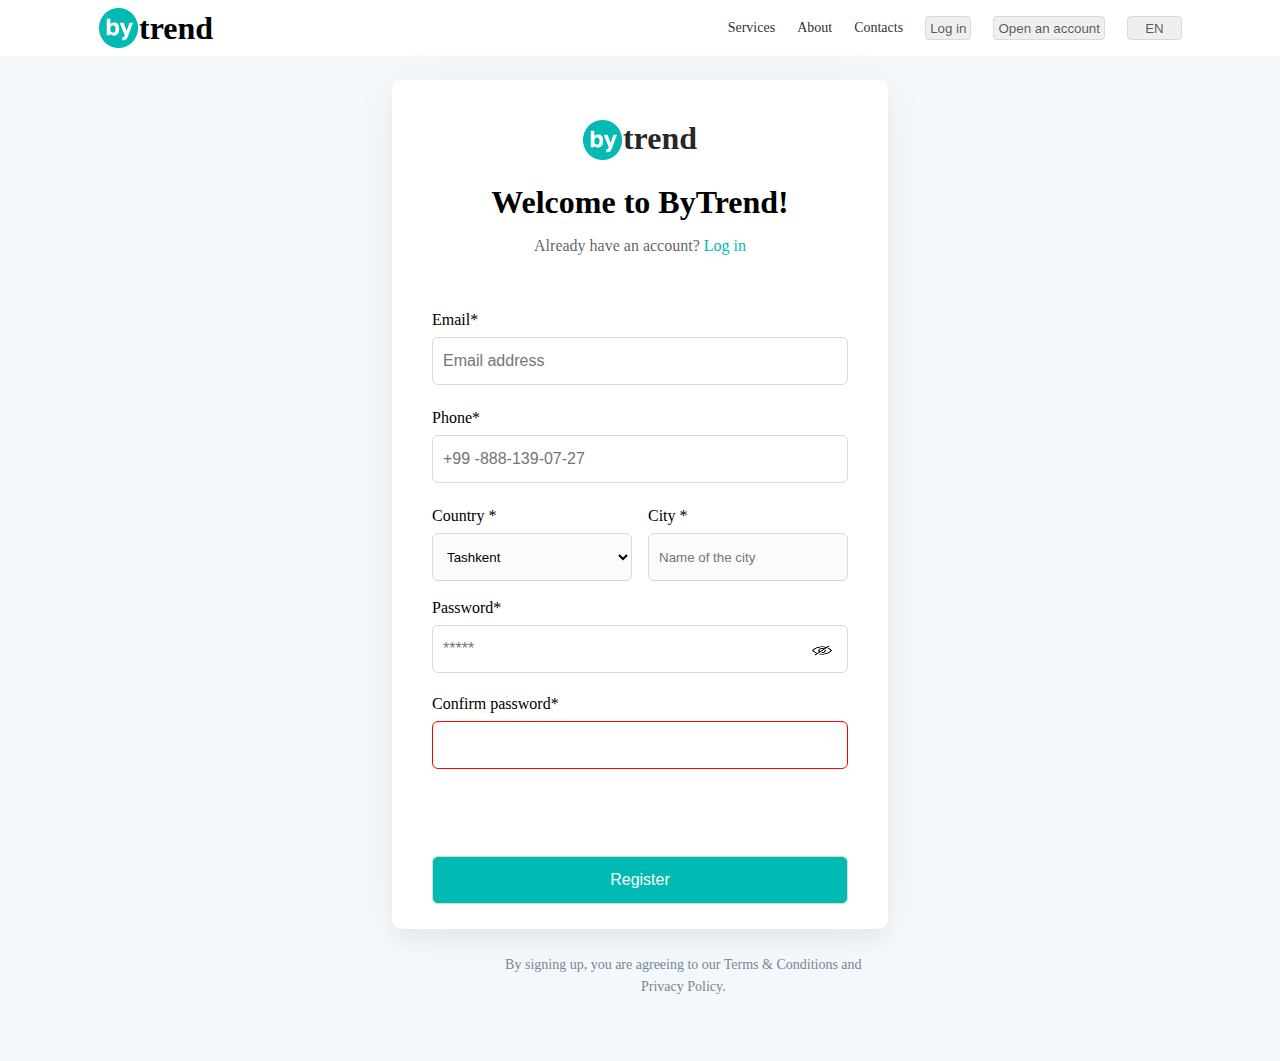
<file: html/form.html>
<!DOCTYPE html>
<html lang="en">
  <head>
    <meta charset="UTF-8" />
    <meta http-equiv="X-UA-Compatible" content="IE=edge" />
    <meta name="viewport" content="width=device-width, initial-scale=1.0" />
    <title>Form</title>
    <link rel="stylesheet" href="../css/style.css" />
  </head>
  <body>
    <header>
      <nav class="container">
        <div class="box-1">
          <div class="foo1">
            <img src="../images/logo.png" alt="Logo" />
            <h1>trend</h1>
          </div>
          <div class="foo2">
            <ul>
              <li>Services</li>
              <li>About</li>
              <li>Contacts</li>
              <li><button><a href="./reg.html">Log in</a></button></li>
              <li><button><a href="./form.html">Open an account</a></button></li>
              <li><button class="btn">EN</button></li>
            </ul>
          </div>
        </div>
      </nav>
    </header>
    <main>
      <div class="container">
        <fieldset>
          
          <div class="foo">
            <img src="../images/logo.png" alt="logo" />
            <h1>trend</h1>
          </div>
          <div class="account">
            <h1>Welcome to ByTrend!</h1>
            <a href="./form.html">Already have an account?</a>
            <a class="log" href="./reg.html">Log in</a>
          </div>
          <div class="email">
            <label for="email">Email*</label>
            <input type="email" name="email" placeholder="Email address" required/>
          </div>
          <div class="phone">
            <label for="tel">Phone*</label>
            <input type="tel" placeholder="+99 -888-139-07-27" required id="tel"/>
          </div>
          <div class="nation">
            <div class="country">
              <label for="region">Country *</label>
             <select name="region" id="region" required>
              <option value="tash">Tashkent</option>
              <option value="and">Andijon</option>
              <option value="sam">Samarqand</option>
              <option value="xor">Xorazm</option>
             </select>
            </div>
            
            <div class="city">
              <label for="">City *</label>
              <input type="text" name="city" placeholder="Name of the city" required>
            </div>
          </div>
          <div class="pass">
            <label for="password">Password*</label>
            <input type="password" id="password" placeholder="*****" required>
            <img src="../images/koz.png" alt="">
          </div>
          <div class="confirm">
            <label for="con">Confirm password*</label>
            <input type="password" name="confirm" required id="con">
          </div>
          <div class="reg">
            <input type="submit" value="Register" name="register">
          </div>
        </fieldset>
      </div>
    </main>
    <footer class="container">
      <div class="footer">
        <p>By signing up, you are agreeing to our Terms & Conditions and Privacy Policy.</p>
      </div>
    </footer>
  </body>
</html>
</file>
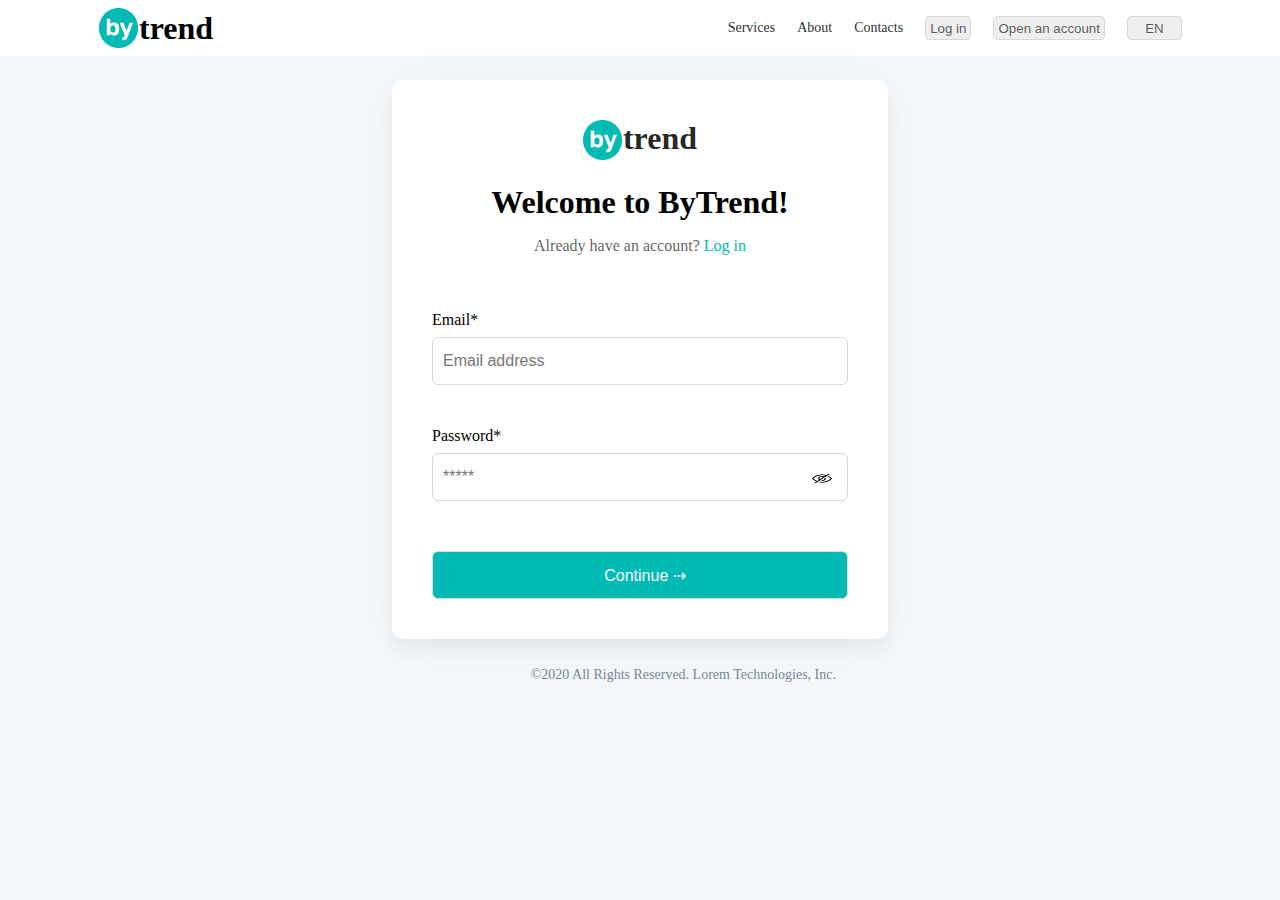
<file: html/reg.html>
<!DOCTYPE html>
<html lang="en">
  <head>
    <meta charset="UTF-8" />
    <meta http-equiv="X-UA-Compatible" content="IE=edge" />
    <meta name="viewport" content="width=device-width, initial-scale=1.0" />
    <title>Log in</title>
    <link rel="stylesheet" href="../css/style.css" />
  </head>
  <body>
    <header>
      <nav class="container">
        <div class="box-1">
          <div class="foo1">
            <img src="../images/logo.png" alt="Logo" />
            <h1>trend</h1>
          </div>
          <div class="foo2">
            <ul>
              <li>Services</li>
              <li>About</li>
              <li>Contacts</li>
              <li><button><a href="./reg.html">Log in</a></button></li>
              <li><button><a href="./form.html">Open an account</a></button></li>
              <li><button class="btn">EN</button></li>
            </ul>
          </div>
        </div>
      </nav>
    </header>
    <main>
      <div class="container">
        <form action="#">
            <fieldset>
              
              <div class="foo">
                <img src="../images/logo.png" alt="" />
                <h1>trend</h1>
              </div>
              <div class="account">
                  <h1>Welcome to ByTrend!</h1>
                  <a href="./form.html">Already have an account?</a>
                  <a class="log" href="./reg.html">Log in</a>
              </div>
              <div class="email">
                <label for="email">Email*</label>
                <input type="text" name="email" placeholder="Email address" required/>
              </div>
              <div class="pass">
                <label for="password">Password*</label>
                <input type="password" id="password" required placeholder="*****">
                <img src="../images/koz.png" alt="">
              </div>
              <div class="continue">
                <input type="submit" value="Continue ⇢" >
            </div>
              </div>
            </fieldset>
          </form>
      </div>
    </main>
    <footer class="container">
        <div class="footer">
            <p>©2020 All Rights Reserved. Lorem Technologies, Inc.</p>
        </div>
    </footer>
  </body>
</html>
</file>
<file: css/style.css>
@import "./common.css";
@import "./header.css";
@import "./form.css";

main .container {
  max-width: 496px;
  background: #ffffff;
  box-shadow: 0px 12px 16px rgba(0, 0, 0, 0.04),
    0px 4px 56px rgba(0, 0, 0, 0.04);
  border-radius: 10px;
}

fieldset {
  margin-top: 24px;

  /* text-align: center; */
  border: 0;
}

.account {
  text-align: center;
  margin-bottom: 56px;
  font-family: "Segoe UI";
  font-style: normal;
}
.account h1 {
  margin-bottom: 16px;
}
.account .log {
  color: #01bab3;
}
.account a:hover {
  color: #01bab3;
  text-decoration: underline;
}

.foo {
  display: flex;
  justify-content: center;
  padding: 40px 0 24px;

  color: rgba(0, 0, 0, 0.85);
}

.first-box {
  display: flex;
  margin-left: 40px;
}

.first-box input {
  margin: 8px 0 24px;
  padding-left: 10px;
  width: 200px;
  height: 48px;
  background: #fbfbfb;
  border: 1px solid #d9d9d9;
  border-radius: 6px;
}
.date label {
  margin-left: 40px;
}
.date input {
  display: block;
  margin: 8px 40px 24px;
  padding-left: 10px;
  font-size: 20px;
  width: 416px;
  height: 48px;
  border: 1px solid #d9d9d9;
  border-radius: 6px;
}

.gender {
  display: flex;
  justify-content: center;
  gap: 16px;
}

.l-f {
  padding-left: 40px;
}
.female {
  display: flex;
  align-items: center;
  flex-direction: row-reverse;
  padding-right: 96px;
  width: 200px;
  height: 48px;
  font-size: 16px;
  border: 1px solid #d9d9d9;
  
  border-radius: 6px;
  gap: 10px;
}
.male {
  display: flex;
  align-items: center;
  flex-direction: row-reverse;
  padding-right: 96px;
  gap: 10px;
  width: 200px;
  height: 48px;
  background: #fbfbfb;
  border: 2px solid #01bab3;
  border-radius: 6px;
}

.skyp label {
  display: block;
  margin-top: 24px;
  padding-left: 40px;
}
.skyp input {
  margin: 8px 40px 24px;
  padding-left: 10px;
  font-size: 16px;
  width: 416px;
  height: 48px;
  border: 1px solid #d9d9d9;
  border-radius: 6px;
}
.promo label {
  display: block;
  margin-left: 40px;
}
.promo input {
  margin: 8px 40px 24px;
  padding-left: 10px;
  font-size: 16px;
  width: 416px;
  height: 48px;
  border: 1px solid #d9d9d9;
  border-radius: 6px;
}
.continue input {
  margin: 8px 40px 40px;
  padding-left: 10px;
  font-size: 16px;
  width: 416px;
  height: 48px;
  border: 1px solid #d9d9d9;
  border-radius: 6px;
  background: #01bab3;
  color: white;
}
</file>
